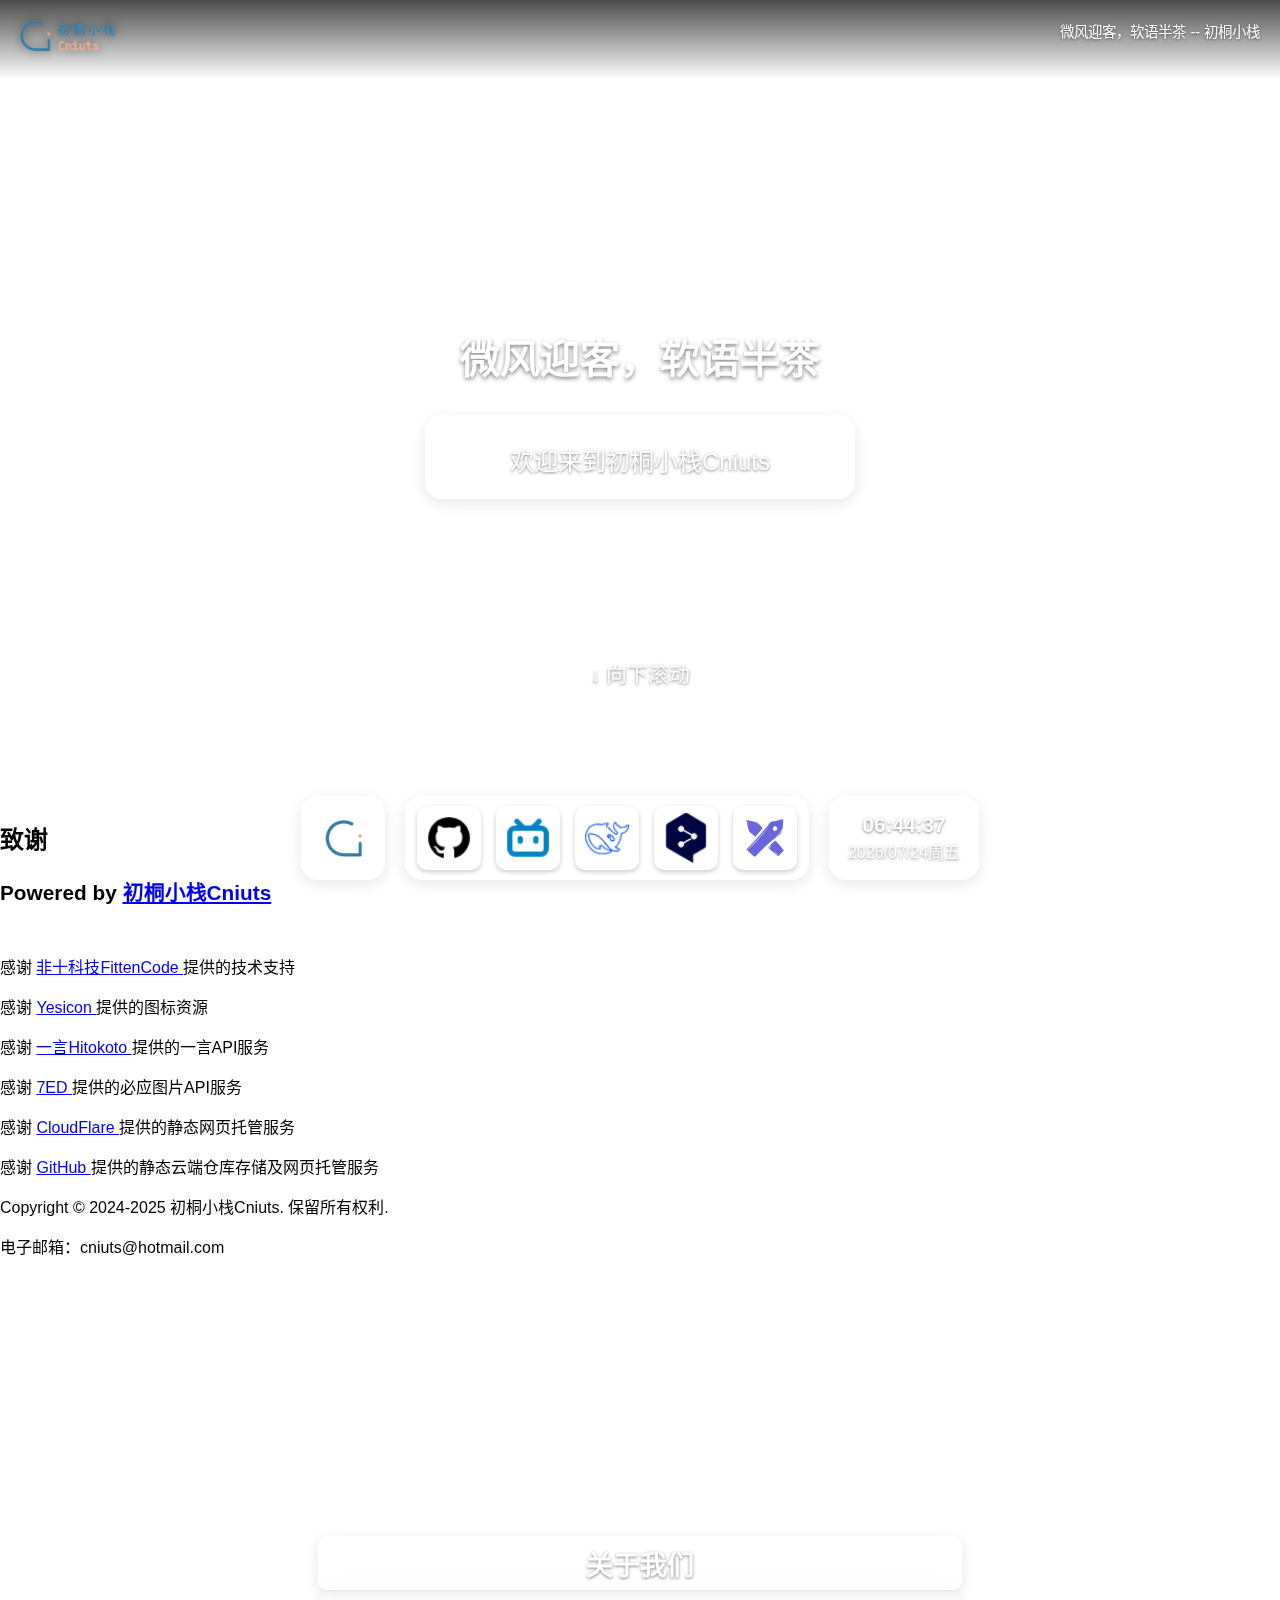
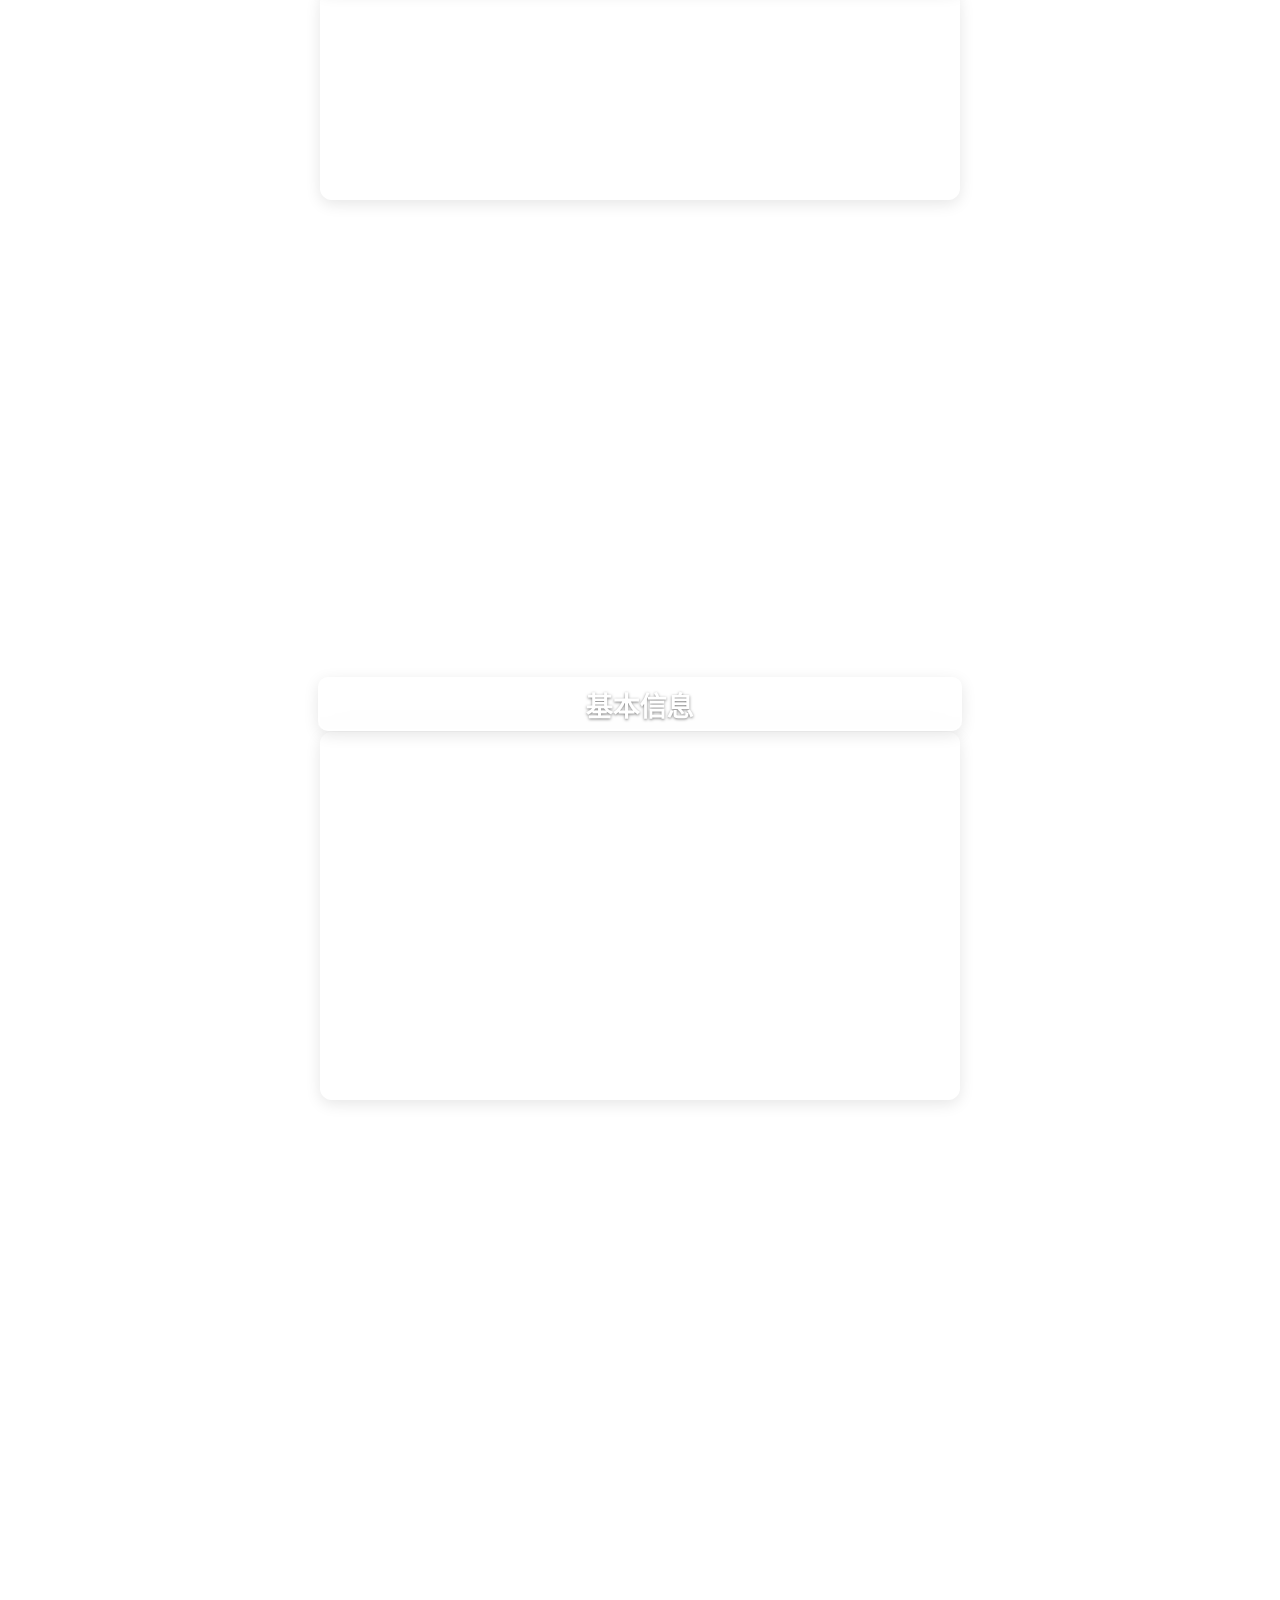
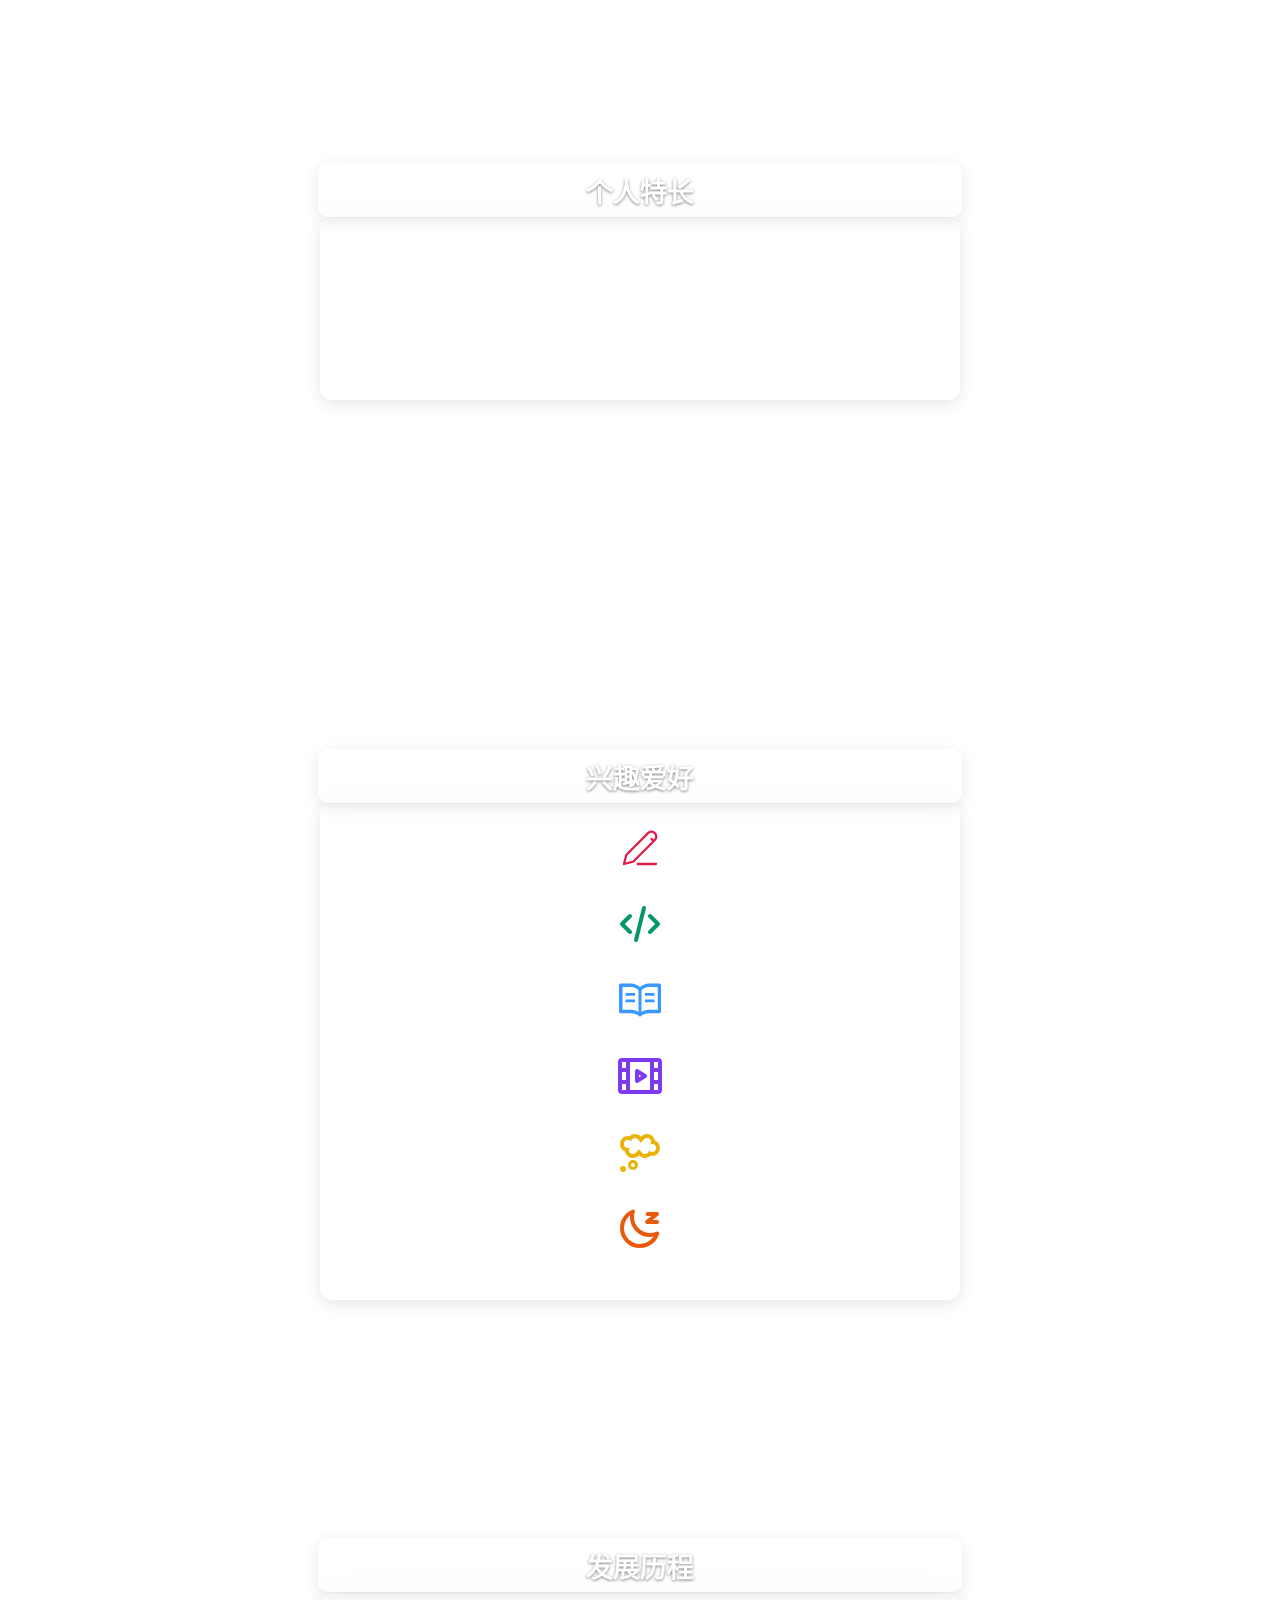
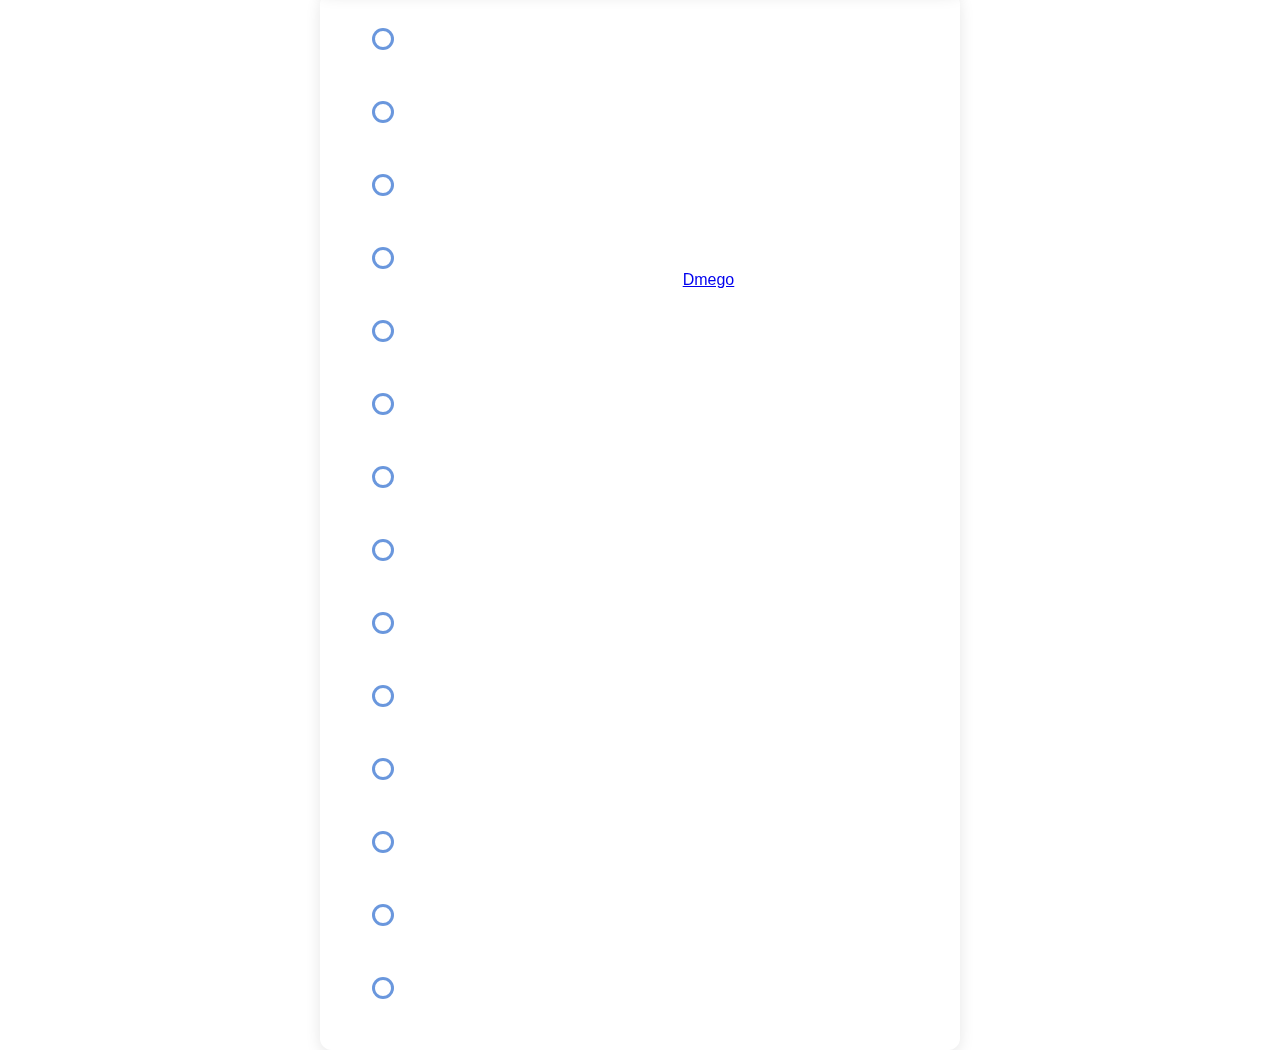
<file: index.html>
<!DOCTYPE html>
<html lang="zh-CN">

<head>
    <meta charset="UTF-8">
    <meta name="viewport" content="width=device-width, initial-scale=1.0">
    <title>初桐小栈Cniuts</title>
    <link rel="icon" href="Resources/Images/logo/logo_sqr_back_svg.svg">
    <link rel="stylesheet" href="Resources/CSS/index.css">
</head>

<body>

    <!-- 顶部Logo -->
    <div class="logo-container">
        <img src="Resources/Images/logo/logo_trans.png" alt="Logo" class="logo">
    </div>

    <!-- 主页内容 -->
    <div class="content-container">
        <div class="home-container">
            <h1>微风迎客，软语半茶</h1>
            <section class="home-content">
                <div class="welcome-text">
                    <p>欢迎来到初桐小栈Cniuts</p>

                </div>
            </section>
<!--
            <form class="search-form">
                <input type="text" placeholder="必应搜索" required>
                <button type="submit">→</button>
            </form>
        -->
        </div>
    </div>

    <!-- 一言显示 -->
    <div class="hitokoto-container">
        <div class="hitokoto-text" id="hitokoto-display"></div>
    </div>

    <!-- 背景图片容器 -->
    <div id="background-container"></div>

    <div class="dock-indicator-container">
        <div class="dock-indicator desktop">↓ 向下滚动</div>
        <div class="dock-indicator mobile">↑ 向上滑动</div>
    </div>

    <!-- 底部容器 -->
    <div class="bottom-container">
        <!-- 左侧Dock Logo容器 -->
        <div class="logo-dock-container">
            <img src="Resources/Images/logo/logo_sqr_trans.png" alt="回到顶部" class="dock-logo">
        </div>

        <!-- Dock栏 -->
        <div class="dock">
            <div class="dock-container"></div>
        </div>


        <!-- 时间容器 -->
        <div class="time-container">
            <div id="current-time"></div>
            <div id="current-date"></div>
        </div>
    </div>


    <!-- 信息显示模块 -->
    <section class="info-panel">
        <div class="info-title">
            <h2>关于我们</h2>
        </div>
        <div class="info-content">
            <div class="info-text">
                <p>以下是关于我们的一些信息</p>

                <div class="info-more">
                    <p>（PS：内容仅供参考，不保证其100%真实性，请以实际情况为准~）</p>
                </div>
            </div>
        </div>
    </section>


    <!-- 基本信息模块 -->

    <section class="basic-info">
        <div class="basic-info-title">
            <h2>基本信息</h2>
        </div>
        <div class="basic-info-content">
            <div class="basic-info-text">
                
                <ul class="basic-info-list">
                    <li>中文名：初桐</li>
                    <li>英文名：Hatukiper</li>
                    <li>出生年月：2009年07月</li>
                    <li>国籍：中国</li>
                    <li>单位：初桐小栈Cniuts</li>
                    <li>职务：站主</li>

                </ul>
            </div>
        </div>
    </section>

    <!-- 个人特长模块 -->
     <section class="personal-strength">
        <div class="personal-strength-title">
            <h2>个人特长</h2>
        </div>
        <div class="personal-strength-content">
            <div class="skills-grid">
                <div class="skill-row">
                    <span class="skill-name">Markdown</span>
                    <div class="linear-progress-container">
                        <div class="linear-progress-bar" style="width: 80%"></div>
                    </div>
                    <span class="skill-percent">80%</span>
                </div>
                <div class="skill-row">
                    <span class="skill-name">HTML</span>
                    <div class="linear-progress-container">
                        <div class="linear-progress-bar html" style="width: 60%"></div>
                    </div>
                    <span class="skill-percent">60%</span>
                </div>
                <div class="skill-row">
                    <span class="skill-name">CSS</span>
                    <div class="linear-progress-container">
                        <div class="linear-progress-bar css" style="width: 45%"></div>
                    </div>
                    <span class="skill-percent">45%</span>
                </div>
                <div class="skill-row">
                    <span class="skill-name">Python</span>
                    <div class="linear-progress-container">
                        <div class="linear-progress-bar python" style="width: 40%"></div>
                    </div>
                    <span class="skill-percent">40%</span>
                </div>
                <div class="skill-row">
                    <span class="skill-name">C</span>
                    <div class="linear-progress-container">
                        <div class="linear-progress-bar c" style="width: 3%"></div>
                    </div>
                    <span class="skill-percent">3%</span>
                </div>
                <div class="skill-row">
                    <span class="skill-name">Linux</span>
                    <div class="linear-progress-container">
                        <div class="linear-progress-bar linux" style="width: 1%"></div>
                    </div>
                    <span class="skill-percent">1%</span>
                </div>
            </div>
        </div>
    </section>

    <!--兴趣爱好模块-->
    <section class="interests">
        <div class="interests-title">
            <h2>兴趣爱好</h2>
        </div>
        <div class="interests-content">
            <div class="interest-cards">
                <div class="interest-card">
                    <img src="Resources/Images/Icons/SystemUiconsWrite.png" alt="写作" class="interest-icon">
                    <div class="interest-text">写作</div>
                </div>
                <div class="interest-card">
                    <img src="Resources/Images/Icons/TablerCode.png" alt="编程" class="interest-icon">
                    <div class="interest-text">编程</div>
                </div>
                <div class="interest-card">
                    <img src="Resources/Images/Icons/AntDesignReadOutlined.png" alt="阅读" class="interest-icon">
                    <div class="interest-text">阅读</div>
                </div>
                <div class="interest-card">
                    <img src="Resources/Images/Icons/IconParkOutlineVideo.png" alt="刷视频" class="interest-icon">
                    <div class="interest-text">刷视频</div>
                </div>
                <div class="interest-card">
                    <img src="Resources/Images/Icons/MdiThoughtBubbleOutline.png" alt="幻想" class="interest-icon">
                    <div class="interest-text">幻想</div>
                </div>
                <div class="interest-card">
                    <img src="Resources/Images/Icons/IconParkOutlineSleep.png" alt="睡觉" class="interest-icon">
                    <div class="interest-text">睡觉</div>
                </div>
            </div>
        </div>
    </section>

    <!-- 发展历程模块 -->
    <section class="development-history">
        <div class="development-history-title">
            <h2>发展历程</h2>
        </div>
        <div class="development-history-content">
            <ul class="development-history-list">
                <li>
                    <span class="date">2021年07月</span>
                    <span class="circle"></span>
                    <div class="content">初次接触计算机技术</div>
                </li>
                <li>
                    <span class="date">2022年11月</span>
                    <span class="circle"></span>
                    <div class="content">初次了解GitHub及相关应用</div>
                </li>
                <li>
                    <span class="date">2023年10月</span>
                    <span class="circle"></span>
                    <div class="content">初次接触HTML、CSS、JavaScript</div>
                </li>
                <li>
                    <span class="date">2024年02月</span>
                    <span class="circle"></span>
                    <div class="content">个人主页第一版网站上线，Forked from <a href="https://i.dmego.cn">Dmego</a></div>
                </li>
                <li>
                    <span class="date">2024年04月</span>
                    <span class="circle"></span>
                    <div class="content">初次接触Python</div>
                </li>
                <li>
                    <span class="date">2024年03-06月</span>
                    <span class="circle"></span>
                    <div class="content">个人主页第二至第五版网站上线</div>
                </li>
                <li>
                    <span class="date">2024年10月</span>
                    <span class="circle"></span>
                    <div class="content">初桐小栈HatsuSN成立</div>
                </li>
                <li>
                    <span class="date">2024年10月</span>
                    <span class="circle"></span>
                    <div class="content">初桐小栈HatsuSN第六版主页上线</div>
                </li>
                <li>
                    <span class="date">2024年11月</span>
                    <span class="circle"></span>
                    <div class="content">初桐小栈HatsuSN英文名改为Cniuts</div>
                </li>
                <li>
                    <span class="date">2024年12月</span>
                    <span class="circle"></span>
                    <div class="content">初桐小栈Cniuts第七版主页上线</div>
                </li>
                <li>
                    <span class="date">2025年01月</span>
                    <span class="circle"></span>
                    <div class="content">初次接触C语言、Linux</div>
                </li>
                <li>
                    <span class="date">2025年02月</span>
                    <span class="circle"></span>
                    <div class="content">初次接触Markdown</div>
                </li>
                <li>
                    <span class="date">2025年03月</span>
                    <span class="circle"></span>
                    <div class="content">文档中心DocuCenter正式上线</div>
                </li>
                <li>
                    <span class="date">2025年04月</span>
                    <span class="circle"></span>
                    <div class="content">初桐小栈Cniuts第八版主页正式上线</div>
                </li>
            </ul>
        </div>
    </section>

    <!-- 页尾模块 -->
    <section class="footer">
        <div class="footer-title">
            <h2>致谢</h2>
        </div>
        <div class="footer-content">
            <div class="footer-text">
                <p style="font-size: 1.3rem;font-weight: bolder;margin-bottom: 3rem;">Powered by <a href="https://github.com/Cniuts">初桐小栈Cniuts</a></p>
                <p>感谢 <a href="https://code.fittentech.com/" target="_blank"> 非十科技FittenCode </a> 提供的技术支持</p>
                <p>感谢 <a href="https://www.yesicon.app/" target="_blank"> Yesicon </a> 提供的图标资源</p>
                <p>感谢 <a href="https://hitokoto.cn/" target="_blank"> 一言Hitokoto </a> 提供的一言API服务</p>
                <p>感谢 <a href="https://www.7ed.net/" target="_blank"> 7ED </a> 提供的必应图片API服务</p>
                <p>感谢 <a href="https://www.cloudflare.com/" target="_blank"> CloudFlare </a> 提供的静态网页托管服务</p>
                <p>感谢 <a href="https://www.github.com/" target="_blank"> GitHub </a> 提供的静态云端仓库存储及网页托管服务</p>
            </div>
            <div class="copyright">
                <p>Copyright © 2024-2025 初桐小栈Cniuts. 保留所有权利.</p>
                <p>电子邮箱：cniuts@hotmail.com</p>
            </div>
        </div>
    </section>

    <script src="./Resources/JS/index.js"></script>
</body>

</html>
</file>
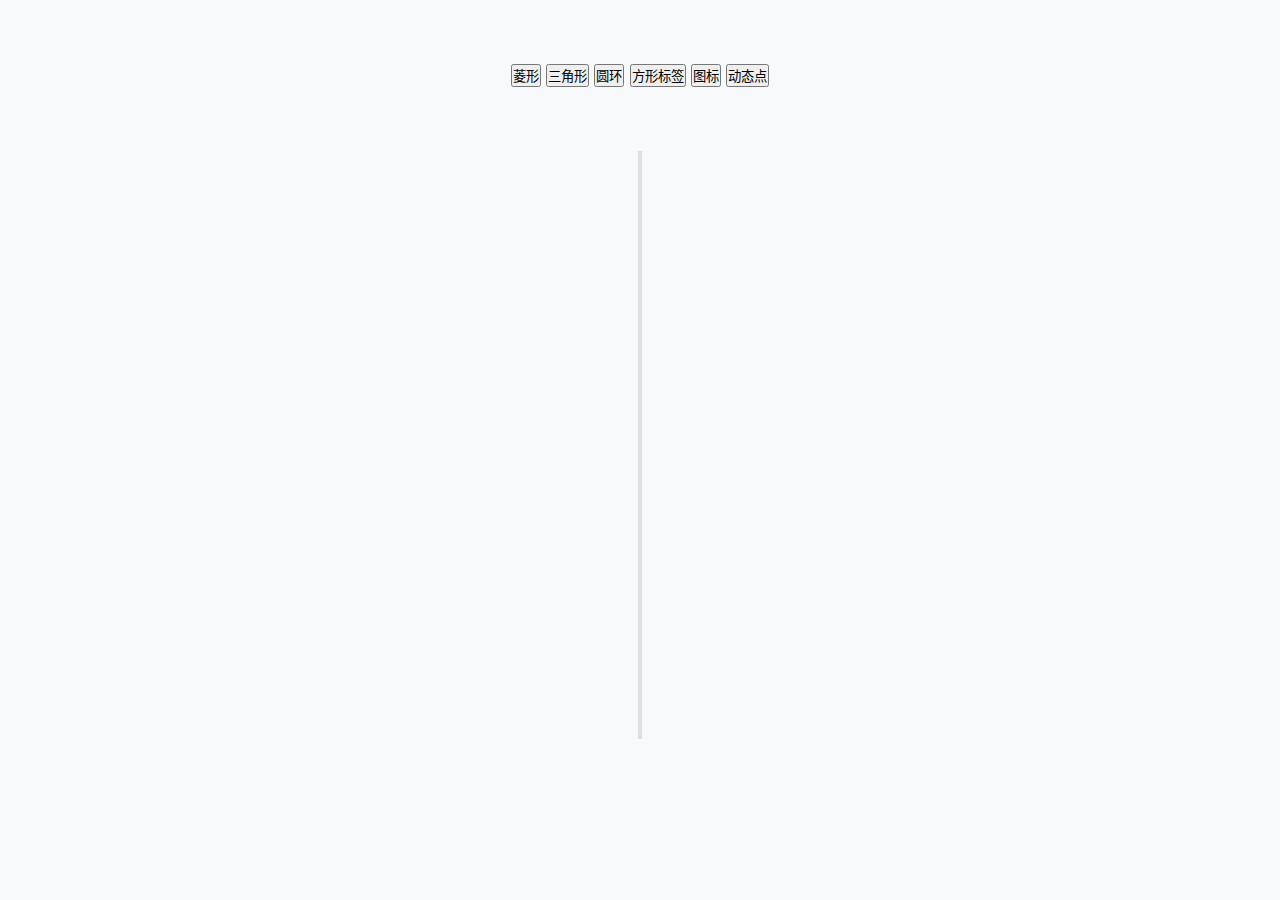
<file: .temp/test.html>
<!DOCTYPE html>
<html lang="zh-CN">
<head>
    <meta charset="UTF-8">
    <title>多形状时间轴</title>
    <style>
        /* 基础样式 */
        * {
            margin: 0;
            padding: 0;
            box-sizing: border-box;
            font-family: system-ui, sans-serif;
        }

        body {
            background: #f8f9fa;
            padding: 4rem 0;
            min-height: 100vh;
        }

        .timeline {
            position: relative;
            max-width: 1200px;
            margin: 0 auto;
        }

        /* 时间轴基线 */
        .timeline::after {
            content: '';
            position: absolute;
            width: 4px;
            background: rgba(0,0,0,0.1);
            top: 2rem;
            bottom: 2rem;
            left: 50%;
            transform: translateX(-50%);
        }

        /* 通用项样式 */
        .item {
            padding: 2rem 40px;
            position: relative;
            width: 50%;
            opacity: 0;
            animation: fadeIn 0.6s forwards;
        }

        .content {
            padding: 1.5rem;
            background: white;
            border-radius: 8px;
            box-shadow: 0 3px 6px rgba(0,0,0,0.1);
            position: relative;
        }

        /* 动画 */
        @keyframes fadeIn { to { opacity: 1; } }

        /* ========== 形状方案 ========== */

        /* 方案1：菱形节点 */
        .shape-diamond .item::after {
            content: '';
            position: absolute;
            width: 16px;
            height: 16px;
            background: #4CAF50;
            top: 50%;
            transform: translateY(-50%) rotate(45deg);
            z-index: 2;
        }

        .shape-diamond .item.left::after { right: -8px; }
        .shape-diamond .item.right::after { left: -8px; }

        /* 方案2：三角形节点 */
        .shape-triangle .item::after {
            content: '';
            position: absolute;
            width: 0;
            height: 0;
            border-style: solid;
            top: 50%;
            transform: translateY(-50%);
        }

        .shape-triangle .item.left::after {
            right: -12px;
            border-width: 10px 0 10px 16px;
            border-color: transparent transparent transparent #4CAF50;
        }

        .shape-triangle .item.right::after {
            left: -12px;
            border-width: 10px 16px 10px 0;
            border-color: transparent #4CAF50 transparent transparent;
        }

        /* 方案3：进度圆环 */
        .shape-ring .item::after {
            content: '';
            position: absolute;
            width: 20px;
            height: 20px;
            border: 4px solid #4CAF50;
            border-radius: 50%;
            background: white;
            top: 50%;
            transform: translateY(-50%);
        }

        .shape-ring .item.left::after { right: -10px; }
        .shape-ring .item.right::after { left: -10px; }

        /* 方案4：方形标签 */
        .shape-square .item::after {
            content: attr(data-year);
            position: absolute;
            top: 50%;
            transform: translateY(-50%);
            background: #4CAF50;
            color: white;
            padding: 4px 8px;
            border-radius: 4px;
            font-size: 0.9em;
            min-width: 60px;
            text-align: center;
        }

        .shape-square .item.left::after {
            right: -80px;
        }

        .shape-square .item.right::after {
            left: -80px;
        }

        /* 方案5：图标节点 (需要FontAwesome) */
        .shape-icon .item::after {
            content: '\f192'; /* 默认图标 */
            font-family: "Font Awesome 5 Free";
            font-weight: 900;
            position: absolute;
            top: 50%;
            transform: translateY(-50%);
            color: #4CAF50;
            font-size: 1.4rem;
        }

        .shape-icon .item.left::after { right: -30px; }
        .shape-icon .item.right::after { left: -30px; }

        /* 方案6：动态点阵 */
        .shape-dot .item::after {
            content: '';
            position: absolute;
            width: 16px;
            height: 16px;
            background: #4CAF50;
            border-radius: 50%;
            top: 50%;
            transform: translateY(-50%);
            animation: pulse 1.5s infinite;
        }

        @keyframes pulse {
            0% { box-shadow: 0 0 0 0 rgba(76,175,80,0.4); }
            100% { box-shadow: 0 0 0 12px rgba(76,175,80,0); }
        }

        .shape-dot .item.left::after { right: -8px; }
        .shape-dot .item.right::after { left: -8px; }

        /* 响应式布局 */
        @media (max-width: 768px) {
            .timeline::after { left: 30px; }
            
            .item {
                width: 100%;
                padding-left: 70px;
                padding-right: 25px;
                left: 0 !important;
            }

            /* 调整所有形状的位置 */
            [class^="shape-"] .item::after {
                left: 18px !important;
                right: auto !important;
            }

            .shape-square .item::after { left: -40px !important; }
            .shape-icon .item::after { left: -20px !important; }
        }
    </style>
    <!-- FontAwesome -->
    <link rel="stylesheet" href="https://cdnjs.cloudflare.com/ajax/libs/font-awesome/5.15.4/css/all.min.css">
</head>
<body>
    <!-- 形状选择器 -->
    <div style="text-align:center; margin-bottom: 2rem;">
        <button onclick="changeShape('shape-diamond')">菱形</button>
        <button onclick="changeShape('shape-triangle')">三角形</button>
        <button onclick="changeShape('shape-ring')">圆环</button>
        <button onclick="changeShape('shape-square')">方形标签</button>
        <button onclick="changeShape('shape-icon')">图标</button>
        <button onclick="changeShape('shape-dot')">动态点</button>
    </div>

    <!-- 时间轴容器 -->
    <div class="timeline shape-diamond" id="timeline">
        <div class="item left" data-year="2023">
            <div class="content">
                <h3>项目启动</h3>
                <p>完成初期规划与资源分配</p>
            </div>
        </div>

        <div class="item right" data-year="2023">
            <div class="content">
                <h3>设计阶段</h3>
                <p>完成UI/UX设计和技术架构</p>
            </div>
        </div>

        <div class="item left" data-year="2024">
            <div class="content">
                <h3>开发阶段</h3>
                <p>核心功能模块开发完成</p>
            </div>
        </div>

        <div class="item right" data-year="2024">
            <div class="content">
                <h3>项目上线</h3>
                <p>正式版本发布</p>
            </div>
        </div>
    </div>

    <script>
        function changeShape(shapeClass) {
            const timeline = document.getElementById('timeline');
            // 移除现有形状类
            timeline.className = 'timeline ' + shapeClass;
        }
    </script>
</body>
</html>
</file>
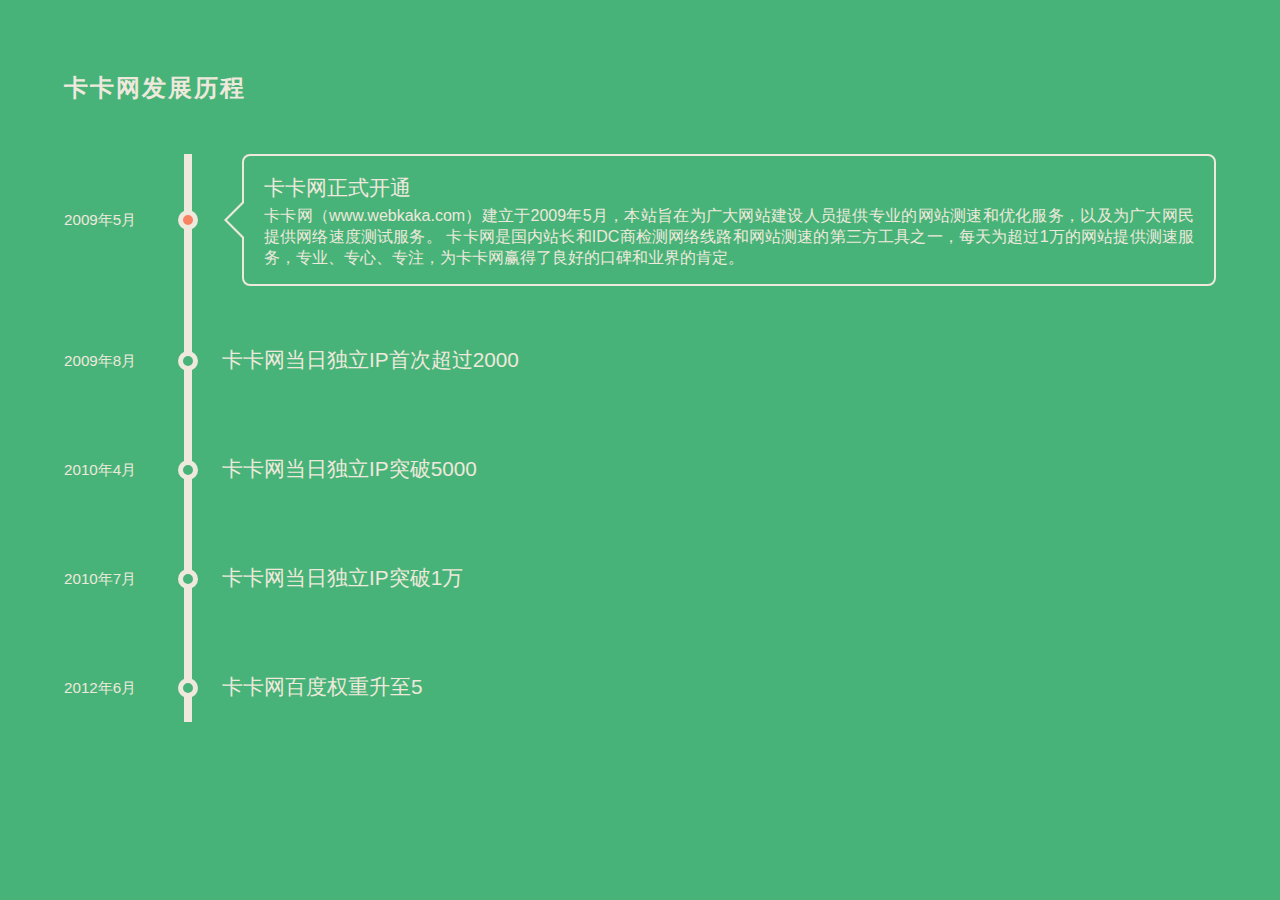
<file: .temp/css3-timeline-1/css3-timeline-1.html>
﻿<!DOCTYPE html>
<html lang="en">

<head>
  <meta charset="UTF-8">
  <title>CSS3 Timeline</title>
  <style>
    body {
      max-width: 1200px;
      margin: 0 auto;
      padding: 0 5%;
      font-size: 100%;
      font-family: "Noto Sans", sans-serif;
      color: #eee9dc;
      background: #48b379;
    }

    h2 {
      margin: 3em 0 0 0;
      font-size: 1.5em;
      letter-spacing: 2px;
      text-transform: uppercase;
    }

    /* -------------------------------------
 * timeline
 * ------------------------------------- */
    #timeline {
      list-style: none;
      margin: 50px 0 30px 120px;
      padding-left: 30px;
      border-left: 8px solid #eee9dc;
    }

    #timeline li {
      margin: 40px 0;
      position: relative;
    }

    #timeline p {
      margin: 0 0 15px;
    }

    .date {
      margin-top: -10px;
      top: 50%;
      left: -158px;
      font-size: 0.95em;
      line-height: 20px;
      position: absolute;
    }

    .circle {
      margin-top: -10px;
      top: 50%;
      left: -44px;
      width: 10px;
      height: 10px;
      background: #48b379;
      border: 5px solid #eee9dc;
      border-radius: 50%;
      display: block;
      position: absolute;
    }

    .content {
      max-height: 20px;
      padding: 50px 20px 0;
      border-color: transparent;
      border-width: 2px;
      border-style: solid;
      border-radius: 0.5em;
      position: relative;
    }

    .content:before,
    .content:after {
      content: "";
      width: 0;
      height: 0;
      border: solid transparent;
      position: absolute;
      pointer-events: none;
      right: 100%;
    }

    .content:before {
      border-right-color: inherit;
      border-width: 20px;
      top: 50%;
      margin-top: -20px;
    }

    .content:after {
      border-right-color: #48b379;
      border-width: 17px;
      top: 50%;
      margin-top: -17px;
    }

    .content p {
      max-height: 0;
      color: transparent;
      text-align: justify;
      word-break: break-word;
      hyphens: auto;
      overflow: hidden;
    }

    label {
      font-size: 1.3em;
      position: absolute;
      z-index: 100;
      cursor: pointer;
      top: 20px;
      transition: transform 0.2s linear;
    }

    .radio {
      display: none;
    }

    .radio:checked+.relative label {
      cursor: auto;
      transform: translateX(42px);
    }

    .radio:checked+.relative .circle {
      background: #f98262;
    }

    .radio:checked~.content {
      max-height: 180px;
      border-color: #eee9dc;
      margin-right: 20px;
      transform: translateX(20px);
      transition: max-height 0.4s linear, border-color 0.5s linear, transform 0.2s linear;
    }

    .radio:checked~.content p {
      max-height: 200px;
      color: #eee9dc;
      transition: color 0.3s linear 0.3s;
    }

    /* -------------------------------------
 * mobile phones (vertical version only)
 * ------------------------------------- */
    @media screen and (max-width: 767px) {
      #timeline {
        margin-left: 0;
        padding-left: 0;
        border-left: none;
      }

      #timeline li {
        margin: 50px 0;
      }

      label {
        width: 85%;
        font-size: 1.1em;
        white-space: nowrap;
        text-overflow: ellipsis;
        overflow: hidden;
        display: block;
        transform: translateX(18px);
      }

      .content {
        padding-top: 45px;
        border-color: #eee9dc;
      }

      .content:before,
      .content:after {
        border: solid transparent;
        bottom: 100%;
      }

      .content:before {
        border-bottom-color: inherit;
        border-width: 17px;
        top: -16px;
        left: 50px;
        margin-left: -17px;
      }

      .content:after {
        border-bottom-color: #48b379;
        border-width: 20px;
        top: -20px;
        left: 50px;
        margin-left: -20px;
      }

      .content p {
        font-size: 0.9em;
        line-height: 1.4;
      }

      .circle,
      .date {
        display: none;
      }
    }
  </style>

</head>

<body translate="no">
  <h2>卡卡网发展历程</h2>
  <ul id='timeline'>
    <li class='work'>
      <input class='radio' id='work5' name='works' type='radio' checked>
      <div class="relative">
        <label for='work5'>卡卡网正式开通</label>
        <span class='date'>2009年5月</span>
        <span class='circle'></span>
      </div>
      <div class='content'>
        <p>
          卡卡网（www.webkaka.com）建立于2009年5月，本站旨在为广大网站建设人员提供专业的网站测速和优化服务，以及为广大网民提供网络速度测试服务。
          卡卡网是国内站长和IDC商检测网络线路和网站测速的第三方工具之一，每天为超过1万的网站提供测速服务，专业、专心、专注，为卡卡网赢得了良好的口碑和业界的肯定。
        </p>
      </div>
    </li>
    <li class='work'>
      <input class='radio' id='work4' name='works' type='radio'>
      <div class="relative">
        <label for='work4'>卡卡网当日独立IP首次超过2000</label>
        <span class='date'>2009年8月</span>
        <span class='circle'></span>
      </div>
      <div class='content'>
        <p>
          卡卡网（www.webkaka.com）建立于2009年5月，本站旨在为广大网站建设人员提供专业的网站测速和优化服务，以及为广大网民提供网络速度测试服务。
          卡卡网是国内站长和IDC商检测网络线路和网站测速的第三方工具之一，每天为超过1万的网站提供测速服务，专业、专心、专注，为卡卡网赢得了良好的口碑和业界的肯定。
        </p>
      </div>
    </li>
    <li class='work'>
      <input class='radio' id='work3' name='works' type='radio'>
      <div class="relative">
        <label for='work3'>卡卡网当日独立IP突破5000</label>
        <span class='date'>2010年4月</span>
        <span class='circle'></span>
      </div>
      <div class='content'>
        <p>
          卡卡网（www.webkaka.com）建立于2009年5月，本站旨在为广大网站建设人员提供专业的网站测速和优化服务，以及为广大网民提供网络速度测试服务。
          卡卡网是国内站长和IDC商检测网络线路和网站测速的第三方工具之一，每天为超过1万的网站提供测速服务，专业、专心、专注，为卡卡网赢得了良好的口碑和业界的肯定。
        </p>
      </div>
    </li>
    <li class='work'>
      <input class='radio' id='work2' name='works' type='radio'>
      <div class="relative">
        <label for='work2'>卡卡网当日独立IP突破1万</label>
        <span class='date'>2010年7月</span>
        <span class='circle'></span>
      </div>
      <div class='content'>
        <p>
          卡卡网（www.webkaka.com）建立于2009年5月，本站旨在为广大网站建设人员提供专业的网站测速和优化服务，以及为广大网民提供网络速度测试服务。
          卡卡网是国内站长和IDC商检测网络线路和网站测速的第三方工具之一，每天为超过1万的网站提供测速服务，专业、专心、专注，为卡卡网赢得了良好的口碑和业界的肯定。
        </p>
      </div>
    </li>
    <li class='work'>
      <input class='radio' id='work1' name='works' type='radio'>
      <div class="relative">
        <label for='work1'>卡卡网百度权重升至5</label>
        <span class='date'>2012年6月</span>
        <span class='circle'></span>
      </div>
      <div class='content'>
        <p>
          卡卡网（www.webkaka.com）建立于2009年5月，本站旨在为广大网站建设人员提供专业的网站测速和优化服务，以及为广大网民提供网络速度测试服务。
          卡卡网是国内站长和IDC商检测网络线路和网站测速的第三方工具之一，每天为超过1万的网站提供测速服务，专业、专心、专注，为卡卡网赢得了良好的口碑和业界的肯定。
        </p>
      </div>
    </li>
  </ul>
</body>

</html>
<!--
文章来源：纯CSS3实现的时间线 (Timeline)
http://www.webkaka.com/tutorial/html/2020/071286/
//-->
</file>
<file: Resources/CSS/index.css>
/* 基础样式 */
body {
    margin: 0;
    padding: 0;
    font-family: Arial, sans-serif;
    min-height: 100vh;
    overflow-y: auto;
}

/* 顶部Logo容器 */
.logo-container {
    position: absolute;
    top: 20px;
    left: 20px;
    z-index: 10;
}

.logo {
    height: 2rem;
    filter: drop-shadow(0 0 5px rgba(0, 0, 0, 0.5));
}

/* 主页内容容器 */
.content-container {
    min-height: calc(100vh - 300px);
    padding-bottom: 200px;
}

.home-container {
    position: absolute;
    top: 300px;
    left: 50%;
    transform: translateX(-50%);
    text-align: center;
    width: 100%;
    max-width: 600px;
    z-index: 1;
    margin-bottom: 200px;
}

.home-container h1 {
    color: white;
    font-size: 2.5rem;
    margin-bottom: 20px;
    text-shadow: 0 2px 4px rgba(0, 0, 0, 0.5);
}

.home-container form {
    display: flex;
    justify-content: center;
    align-items: center;
    width: 100%;
}

.home-container input {
    width: 70%;
    padding: 12px 20px;
    background: rgba(255, 255, 255, 0.2);
    backdrop-filter: blur(10px);
    border: 1px solid rgba(255, 255, 255, 0.3);
    border-radius: 25px 0 0 25px;
    font-size: 1rem;
    color: white;
    box-shadow: 0 4px 15px rgba(0, 0, 0, 0.1);
    outline: none;
    transition: all 0.3s ease;
}

.home-container input:focus {
    background: white;
    color: #333;
}

.home-container input::placeholder {
    color: rgba(255, 255, 255, 0.7);
}

.home-container button {
    padding: 12px 20px;
    background: rgba(69, 125, 212, 0.7);
    backdrop-filter: blur(10px);
    color: white;
    border: 1px solid rgba(255, 255, 255, 0.3);
    border-radius: 0 25px 25px 0;
    font-size: 1rem;
    cursor: pointer;
    transition: all 0.3s;
    box-shadow: 0 4px 15px rgba(0, 0, 0, 0.1);
}

.home-container button:hover {
    background: rgba(15, 110, 190, 0.8);
    transform: scale(1.05);
}

.home-content {
    display: flex;
    flex-direction: column;
    align-items: center;
    justify-content: center;
    position: absolute;
    top: 150%;
    left: 50%;
    transform: translate(-50%, -50%);
    text-align: center;
    font-size: 1.5rem;
    color: white;
    text-shadow: 0 1px 3px rgba(0, 0, 0, 0.5);
    background: rgba(255, 255, 255, 0.3);
    backdrop-filter: blur(3px);
    border-radius: 17px;
    padding: 12px 15px;
    box-shadow: 0 4px 15px rgba(0, 0, 0, 0.1);
    height: 60px;
    min-width: 400px;
    z-index: 1;
}

.home-content h1 {
    margin-bottom: 20px;
}

.home-content p {
    margin-bottom: 20px;
    justify-content: center;
    align-items: center;
}

/* 一言显示容器 */
.hitokoto-text {
    position: absolute;
    top: 20px;
    right: 20px;
    color: white;
    font-size: 0.9rem;
    text-shadow: 0 1px 3px rgba(0, 0, 0, 0.5);
    z-index: 10;
    max-width: 500px;
    text-align: right;
}

.hitokoto-text:hover {
    text-decoration: underline;
    cursor: pointer;
}

/* 背景图片容器 */
#background-container {
    position: fixed;
    top: 0;
    left: 0;
    width: 100%;
    height: 100%;
    z-index: -1;
    transition: background-image 0.5s ease, background 0.5s ease;
}

body::before {
    content: '';
    position: fixed;
    top: 0;
    left: 0;
    width: 100%;
    height: 80px;
    background: linear-gradient(to bottom, rgba(0, 0, 0, 0.7), rgba(0, 0, 0, 0));
    z-index: 5;
}

/* 指示器容器 */
.dock-indicator {
    position: absolute;
    justify-content: center;
    bottom: 200px;
    left: 0;
    right: 0;
    margin: 0 auto;
    color: white;
    font-size: 1.3rem;
    text-shadow: 0 1px 3px rgba(0, 0, 0, 0.5);
    white-space: nowrap;
    padding: 4px 8px;
    background: rgba(255, 255, 255, 0.2);
    backdrop-filter: blur(10px);
    border-radius: 12px;
    margin-bottom: 8px;
    display: none;
    animation: blink 2s infinite;
    z-index: 21;
    width: fit-content;
}

.dock-indicator.desktop {
    display: block;
}

.dock-indicator.mobile {
    display: none;
}

@keyframes blink {
    0%, 100% {
        opacity: 1;
    }
    50% {
        opacity: 0.3;
    }
}

/* 底部容器 */
.bottom-container {
    position: fixed;
    bottom: 20px;
    left: 50%;
    transform: translateX(-50%);
    display: flex;
    align-items: center;
    justify-content: center;
    gap: 20px;
    z-index: 20;
}

/* Dock栏 */
.dock {
    background: rgba(255, 255, 255, 0.2);
    backdrop-filter: blur(10px);
    border-radius: 17px;
    padding: 12px;
    box-shadow: 0 4px 15px rgba(0, 0, 0, 0.1);
    height: 60px;
    display: flex;
    align-items: center;
    position: relative;
}

.dock-container {
    display: flex;
    align-items: center;
    justify-content: center;
    gap: 15px;
}

.dock-icon {
    width: 50px;
    height: 50px;
    border-radius: 10px;
    transition: all 0.2s ease;
    cursor: pointer;
    padding: 5px;
    border: 2px solid rgba(255, 255, 255, 0.5);
    box-shadow: 0 2px 5px rgba(0, 0, 0, 0.2);
    background-color: white;
}

.dock-icon:hover {
    transform: scale(1.2) translateY(-10px);
    background: white;
    border-color: rgba(255, 255, 255, 0.8);
    box-shadow: 0 4px 8px rgba(0, 0, 0, 0.3);
}

/* 左侧Dock Logo容器 */
.logo-dock-container {
    background: rgba(255, 255, 255, 0.2);
    backdrop-filter: blur(10px);
    border-radius: 17px;
    padding: 12px;
    box-shadow: 0 4px 15px rgba(0, 0, 0, 0.1);
    height: 60px;
    width: 60px;
    display: flex;
    align-items: center;
    justify-content: center;
    cursor: pointer;
    transition: all 0.3s;
}

.logo-dock-container:hover {
    background: rgba(255, 255, 255, 1);
}

.dock-logo {
    height: 55px;
    width: 55px;
    object-fit: contain;
}

/* 时间容器 */
.time-container {
    display: flex;
    flex-direction: column;
    align-items: center;
    justify-content: center;
    color: white;
    text-shadow: 0 1px 3px rgba(0, 0, 0, 0.5);
    background: rgba(255, 255, 255, 0.2);
    backdrop-filter: blur(10px);
    border-radius: 17px;
    padding: 12px 15px;
    box-shadow: 0 4px 15px rgba(0, 0, 0, 0.1);
    height: 60px;
    min-width: 120px;
}

#current-time {
    font-size: 1.3rem;
    font-weight: bold;
    margin-bottom: 2px;
}

#current-date {
    font-size: 1rem;
    opacity: 0.9;
}

/* 信息显示模块 */
.info-panel {
    position: absolute;
    bottom: -100%;
    left: 50%;
    transform: translateX(-50%);
    width: 50%;
    z-index: 5;
}

.info-title {
    position: absolute;
    top: -35px;
    left: 50%;
    transform: translateX(-50%);
    width: 100%;
    margin: 0;
    padding: 5px 0px;
    text-align: center;
    background: rgba(255, 255, 255, 0.3);
    backdrop-filter: blur(15px);
    border: 2px solid rgba(255, 255, 255, 0.3);
    border-radius: 10px;
    box-shadow: 0 4px 15px rgba(0, 0, 0, 0.1);
    z-index: 6;
}

.info-title:hover {
    background: rgba(255, 255, 255, 0.5);
    transition: background-color 0.3s ease;
}

.info-title h2 {
    margin: 0;
    font-size: 1.7rem;
    font-weight: bold;
    color: white;
    text-shadow: 0 1px 3px rgba(0, 0, 0, 0.5);
}

.info-content {
    margin-top: 20px;
    background: rgba(255, 255, 255, 0.2);
    backdrop-filter: blur(10px);
    border-radius: 12px;
    padding: 20px;
    color: white;
    box-shadow: 0 4px 15px rgba(0, 0, 0, 0.1);
    text-align: center;
}

.info-text {
    padding-bottom: 15px;
    font-size: 1.5rem;
}

.info-more {
    padding-top: 15px;
    font-size: 1rem;
    font-style: italic;
    text-decoration: line-through;
}

/* 基本信息模块 */
.basic-info {
    position: absolute;
    bottom: -200%;
    left: 50%;
    transform: translateX(-50%);
    width: 50%;
    z-index: 5;
}

.basic-info-title {
    position: absolute;
    top: -35px;
    left: 50%;
    transform: translateX(-50%);
    width: 100%;
    margin: 0;
    padding: 5px 0px;
    text-align: center;
    background: rgba(255, 255, 255, 0.3);
    backdrop-filter: blur(15px);
    border: 2px solid rgba(255, 255, 255, 0.3);
    border-radius: 10px;
    box-shadow: 0 4px 15px rgba(0, 0, 0, 0.1);
    z-index: 6;
}

.basic-info-title:hover {
    background: rgba(255, 255, 255, 0.5);
    transition: background-color 0.3s ease;
}

.basic-info-title h2 {
    margin: 0;
    font-size: 1.7rem;
    font-weight: bold;
    color: white;
    text-shadow: 0 1px 3px rgba(0, 0, 0, 0.5);
}

.basic-info-content {
    margin-top: 20px;
    background: rgba(255, 255, 255, 0.2);
    backdrop-filter: blur(10px);
    border-radius: 12px;
    padding: 25px 30px;
    color: white;
    box-shadow: 0 4px 15px rgba(0, 0, 0, 0.1);
    text-align: left;
    transition: all 0.3s ease;
}

.basic-info-list {
    list-style: none;
    padding: 0;
    margin: 0;
}

.basic-info-list li {
    padding: 12px 0;
    border-bottom: 1px solid rgba(255, 255, 255, 0.1);
    display: flex;
    align-items: center;
    position: relative;
    padding-left: 30px;
    font-size: 1.1rem;
}

.basic-info-list li:last-child {
    border-bottom: none;
}

.basic-info-list li::before {
    /*content: "•";
    color: rgba(69, 125, 212, 0.8);*/
    font-size: 1.5rem;
    position: absolute;
    left: 0;
    top: 50%;
    transform: translateY(-50%);
}

.basic-info-list li:hover {
    transform: translateX(5px);
    transition: transform 0.3s ease;
}

.basic-info-text {
    line-height: 1.6;
}

/* 个人特长模块 */
.personal-strength {
    position: absolute;
    bottom: -300%;
    left: 50%;
    transform: translateX(-50%);
    width: 50%;
    z-index: 5;
}

.personal-strength-title {
    position: absolute;
    top: -35px;
    left: 50%;
    transform: translateX(-50%);
    width: 100%;
    margin: 0;
    padding: 5px 0px;
    text-align: center;
    background: rgba(255, 255, 255, 0.3);
    backdrop-filter: blur(15px);
    border: 2px solid rgba(255, 255, 255, 0.3);
    border-radius: 10px;
    box-shadow: 0 4px 15px rgba(0, 0, 0, 0.1);
    z-index: 6;
}

.personal-strength-title:hover {
    background: rgba(255, 255, 255, 0.5);
    transition: background-color 0.3s ease;
}

.personal-strength-title h2 {
    margin: 0;
    font-size: 1.7rem;
    font-weight: bold;
    color: white;
    text-shadow: 0 1px 3px rgba(0, 0, 0, 0.5);
}

.personal-strength-content {
    margin-top: 20px;
    background: rgba(255, 255, 255, 0.2);
    backdrop-filter: blur(10px);
    border-radius: 12px;
    padding: 25px 30px;
    color: white;
    box-shadow: 0 4px 15px rgba(0, 0, 0, 0.1);
    text-align: left;
}

/* 新版圆形进度条样式 */
.skills-grid {
    display: grid;
    grid-template-columns: repeat(auto-fill, minmax(120px, 1fr));
    gap: 20px;
    padding: 20px;
}

.skill-card {
    display: flex;
    flex-direction: column;
    align-items: center;
    background: rgba(255, 255, 255, 0.1);
    border-radius: 10px;
    padding: 15px;
    backdrop-filter: blur(5px);
    transition: all 0.3s ease;
}

.skill-card:hover {
    transform: translateY(-5px);
    box-shadow: 0 10px 20px rgba(0, 0, 0, 0.2);
}

.skill-icon {
    width: 40px;
    height: 40px;
    margin-bottom: 10px;
}

.skill-name {
    font-weight: bold;
    margin-bottom: 10px;
    text-align: center;
}

.circular-progress {
    position: relative;
    width: 80px;
    height: 80px;
}

.circular-progress svg {
    width: 100%;
    height: 100%;
}

.circular-progress circle {
    fill: none;
    stroke-width: 6;
    stroke-linecap: round;
    transform: rotate(-90deg);
    transform-origin: 50% 50%;
}

.circular-bg {
    stroke: rgba(255, 255, 255, 0.2);
}

.circular-fill {
    stroke-dasharray: 251;
    stroke-dashoffset: 251;
    animation: progress 1.5s ease-out forwards;
    animation-delay: 0.3s;
}

.progress-value {
    position: absolute;
    top: 50%;
    left: 50%;
    transform: translate(-50%, -50%);
    font-size: 1.2rem;
    font-weight: bold;
}

/* 为每个技能设置不同颜色 */
.circular-fill.markdown {
    stroke: #4BC0C0;
}

.circular-fill.html {
    stroke: #FF6384;
}

.circular-fill.css {
    stroke: #36A2EB;
}

.circular-fill.python {
    stroke: #FFCD56;
}

.circular-fill.c {
    stroke: #9966FF;
}

.circular-fill.linux {
    stroke: #FF9F40;
}

/* 增强进度条动画 */
@keyframes progress {
    0% {
        stroke-dashoffset: 251;
        opacity: 0;
        transform: rotate(-90deg) scale(0.8);
    }
    50% {
        opacity: 1;
        transform: rotate(-90deg) scale(1.05);
    }
    100% {
        stroke-dashoffset: calc(251 - (251 * var(--progress-percent)) / 100);
        transform: rotate(-90deg) scale(1);
    }
}

/* 添加加载完成后的脉冲效果 */
@keyframes pulse {
    0%, 100% {
        transform: scale(1);
        opacity: 1;
    }
    50% {
        transform: scale(1.05);
        opacity: 0.8;
    }
}

/* 悬停时增强效果 */
.skill-card:hover .circular-fill {
    stroke-width: 7;
    transition: stroke-width 0.3s ease;
}

.skill-card:hover .progress-value {
    font-size: 1.3rem;
    color: white;
    text-shadow: 0 0 10px rgba(255,255,255,0.7);
    transition: all 0.3s ease;
}

/* 加载完成后添加脉冲动画 */
.circular-progress.loaded .circular-fill {
    animation: pulse 2s infinite;
}

/* 添加加载动画 */
@keyframes progressLoad {
    from { width: 0; }
    to { width: var(--progress-width); }
}

@keyframes fadeIn {
    from { opacity: 0; transform: translateY(20px); }
    to { opacity: 1; transform: translateY(0); }
}

.personal-strength-content {
    animation: fadeIn 0.5s ease-out;
}

/* 增强进度条动画效果 */
.personal-strength-list li .skill-progress {
    animation: progressLoad 1.5s cubic-bezier(0.4, 0, 0.2, 1) forwards;
    animation-delay: 0.3s;
    transform-origin: left;
    box-shadow: 0 0 10px rgba(255,255,255,0.3);
}

/* 确保动画触发 */
.personal-strength-content {
    animation: fadeIn 0.8s ease-out;
    will-change: transform, opacity;
}

/* 添加进度条加载完成后的微交互 */
.personal-strength-list li:hover .skill-progress {
    transform: scaleY(1.2);
    transition: transform 0.2s ease;
}

@media (max-width: 768px) {
    .skill-container {
        flex-direction: column;
        align-items: flex-start;
    }
    
    .skill-bar {
        width: 100%;
        margin: 5px 0;
    }
    
    .skill-percent {
        align-self: flex-end;
    }
}

/* 兴趣爱好模块 */
.interests {
    position: absolute;
    bottom: -400%;
    left: 50%;
    transform: translateX(-50%);
    width: 50%;
    z-index: 5;
}

.interests-title {
    position: absolute;
    top: -35px;
    left: 50%;
    transform: translateX(-50%);
    width: 100%;
    margin: 0;
    padding: 5px 0px;
    text-align: center;
    background: rgba(255, 255, 255, 0.3);
    backdrop-filter: blur(15px);
    border: 2px solid rgba(255, 255, 255, 0.3);
    border-radius: 10px;
    box-shadow: 0 4px 15px rgba(0, 0, 0, 0.1);
    z-index: 6;
}

.interests-title:hover {
    background: rgba(255, 255, 255, 0.5);
    transition: background-color 0.3s ease;
}

.interests-title h2 {
    margin: 0;
    font-size: 1.7rem;
    font-weight: bold;
    color: white;
    text-shadow: 0 1px 3px rgba(0, 0, 0, 0.5);
}

.interests-content {
    margin-top: 20px;
    background: rgba(255, 255, 255, 0.2);
    backdrop-filter: blur(10px);
    border-radius: 12px;
    padding: 20px;
    color: white;
    box-shadow: 0 4px 15px rgba(0, 0, 0, 0.1);
    text-align: center;
}

/* 发展历程模块 */
.development-history {
    position: absolute;
    bottom: -550%;
    left: 50%;
    transform: translateX(-50%);
    width: 50%;
    z-index: 5;
}

.development-history-title {
    position: absolute;
    top: -55px;
    left: 50%;
    transform: translateX(-50%);
    width: 100%;
    margin: 0;
    padding: 5px 0px;
    text-align: center;
    background: rgba(255, 255, 255, 0.3);
    backdrop-filter: blur(15px);
    border: 2px solid rgba(255, 255, 255, 0.3);
    border-radius: 10px;
    box-shadow: 0 4px 15px rgba(0, 0, 0, 0.1);
    z-index: 6;
}

.development-history-title:hover {
    background: rgba(255, 255, 255, 0.5);
    transition: background-color 0.3s ease;
}

.development-history-title h2 {
    margin: 0;
    font-size: 1.7rem;
    font-weight: bold;
    color: white;
    text-shadow: 0 1px 3px rgba(0, 0, 0, 0.5);
}

.development-history-content {
    background: rgba(255, 255, 255, 0.2);
    backdrop-filter: blur(10px);
    border-radius: 12px;
    padding: 30px 40px;
    box-shadow: 0 4px 15px rgba(0, 0, 0, 0.1);
    position: relative;
}

.development-history-list {
    list-style: none;
    padding: 0;
    margin: 0;
    position: relative;
}

.development-history-list::before {
    content: '';
    position: absolute;
    top: 0;
    left: 20px;
    height: 100%;
    width: 2px;
    background: rgba(255, 255, 255, 0.3);
}

.development-history-list li {
    position: relative;
    padding-left: 40px;
    margin-bottom: 25px;
    color: white;
}

.development-history-list li:last-child {
    margin-bottom: 0;
}

.development-history-list li::before {
    content: '';
    position: absolute;
    left: 12px;
    top: 5px;
    width: 16px;
    height: 16px;
    border-radius: 50%;
    background: rgba(255, 255, 255, 0.8);
    border: 3px solid rgba(69, 125, 212, 0.8);
}

.development-history-list li:hover::before {
    background: rgba(69, 125, 212, 0.8);
    transform: scale(1.1);
}

/* 响应式设计 */
@media (max-width: 768px) {
    .bottom-container {
        gap: 20px;
    }

    .logo-dock-container,
    .dock,
    .time-container {
        height: 50px;
    }

    .logo-dock-container {
        width: 50px;
        padding: 8px;
    }

    .dock-logo {
        height: 35px;
        width: 35px;
    }

    .time-container {
        min-width: 100px;
        padding: 8px 12px;
    }

    #current-time {
        font-size: 1rem;
    }

    #current-date {
        font-size: 0.6rem;
    }

    .home-container {
        top: 25%;
        padding: 0 20px;
    }

    .home-container input {
        width: 60%;
    }

    .dock-indicator.desktop {
        display: none;
    }

    .dock-indicator.mobile {
        display: block;
    }

    .development-history {
        width: 80%;
    }

    .development-history-content {
        padding: 20px;
    }

    .development-history-list li {
        padding-left: 30px;
        font-size: 0.9rem;
    }

    .development-history-list li::before {
        left: 7px;
        width: 12px;
        height: 12px;
    }
}
</file>
